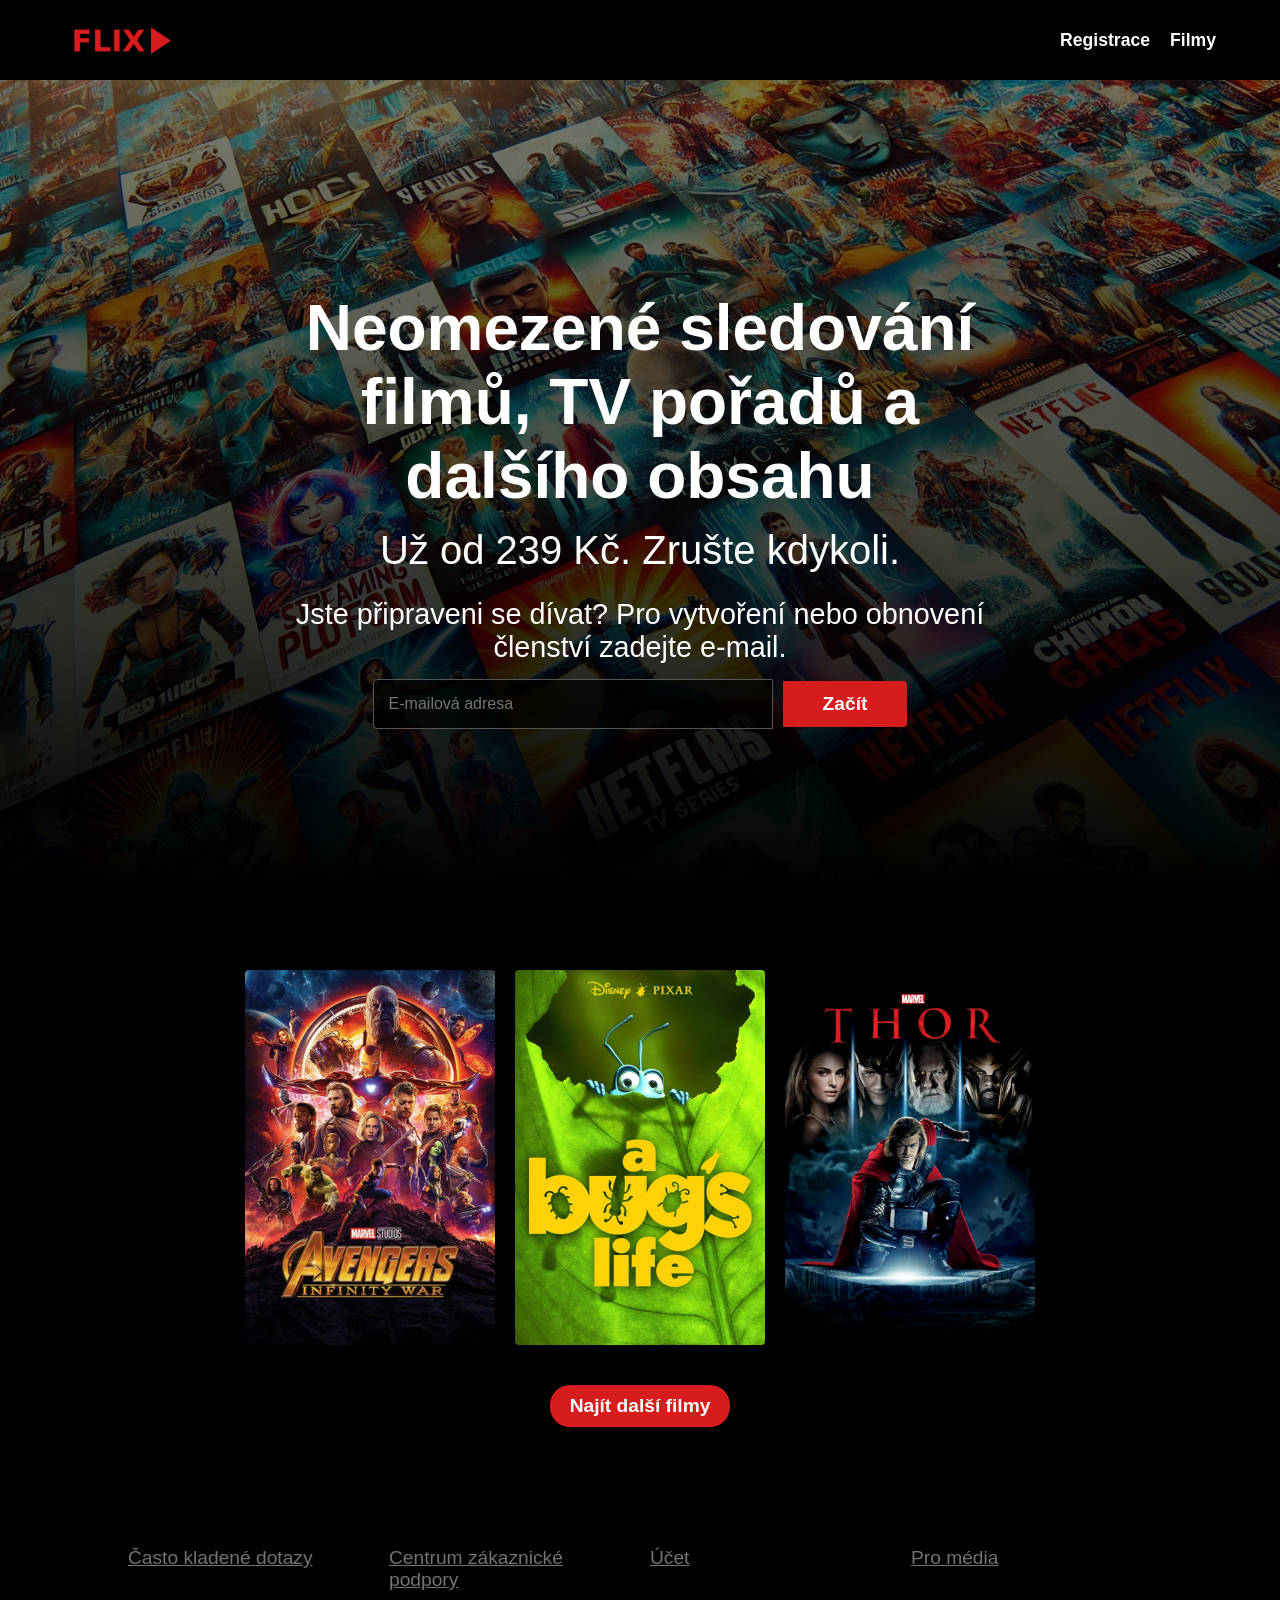
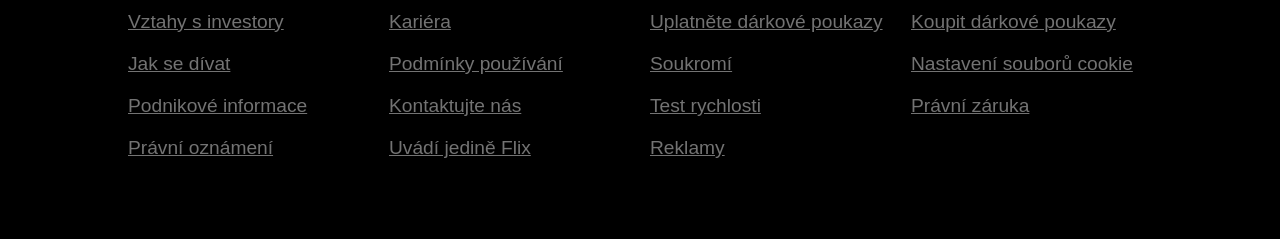
<file: index.html>
<!doctype html>
<html lang="cs">
  <head>
    <meta charset="UTF-8" />
    <meta name="viewport" content="width=device-width, initial-scale=1.0" />
    <title>Flix - Movie App - Hlavní stránka</title>
    <link rel="stylesheet" href="styles/reset.css" />
    <link rel="stylesheet" href="styles/global.css" />
    <link rel="stylesheet" href="styles/layout.css" />
    <link rel="stylesheet" href="styles/index.css" />
  </head>
  <body>

    <!-- ========================================== -->
    <!-- HLAVIČKA STRÁNKY (HEADER)                  -->
    <!-- ========================================== -->
    <header>
      <a href="index.html" class="logo" aria-label="Domů"></a>
      <nav>
        <a href="form.html">Registrace</a>
        <a href="movie.html">Filmy</a>
      </nav>
    </header>

    <!-- ========================================== -->
    <!-- HLAVNÍ OBSAH STRÁNKY (MAIN)                -->
    <!-- ========================================== -->
    <main>

      <!-- --- Úvodní Hero sekce --- -->
      <section class="hero">
        <div class="hero-content">
          <h1>Neomezené sledování filmů, TV pořadů a dalšího obsahu</h1>
          <h2>Už od 239 Kč. Zrušte kdykoli.</h2>
          <p>
            Jste připraveni se dívat? Pro vytvoření nebo obnovení členství
            zadejte e-mail.
          </p>

          <form class="email-form">
            <input type="email" placeholder="E-mailová adresa" required />
            <button type="submit" class="btn-flix">Začít</button>
          </form>
        </div>
      </section>

      <!-- --- Sekce doporučených filmů --- -->
      <section class="featured-movies">
        <div class="posters-container">
          <img src="pictures/avengers.jpg" alt="Avengers: Infinity War" />
          <img src="pictures/bugs-life.jpeg" alt="A Bug's Life" />
          <img src="pictures/thor.jpeg" alt="Thor" />
        </div>
        <a href="movie.html" class="btn-flix">Najít další filmy</a>
      </section>

    </main>

    <!-- ========================================== -->
    <!-- PATIČKA (FOOTER)                           -->
    <!-- ========================================== -->
    <footer>
      <div class="footer-links">
        <a href="#">Často kladené dotazy</a>
        <a href="#">Centrum zákaznické podpory</a>
        <a href="#">Účet</a>
        <a href="#">Pro média</a>
        <a href="#">Vztahy s investory</a>
        <a href="#">Kariéra</a>
        <a href="#">Uplatněte dárkové poukazy</a>
        <a href="#">Koupit dárkové poukazy</a>
        <a href="#">Jak se dívat</a>
        <a href="#">Podmínky používání</a>
        <a href="#">Soukromí</a>
        <a href="#">Nastavení souborů cookie</a>
        <a href="#">Podnikové informace</a>
        <a href="#">Kontaktujte nás</a>
        <a href="#">Test rychlosti</a>
        <a href="#">Právní záruka</a>
        <a href="#">Právní oznámení</a>
        <a href="#">Uvádí jedině Flix</a>
        <a href="#">Reklamy</a>
      </div>
    </footer>

    <!-- ========================================== -->
    <!-- SCRIPTY A DODATEČNÉ ELEMENTY               -->
    <!-- ========================================== -->
    <img
      src="icons/circle-up-solid-full.svg"
      class="scroll-up-btn"
      alt="Zpět nahoru"
    />
    <script type="module" src="scripts/main.js"></script>


  </body>
</html>
</file>
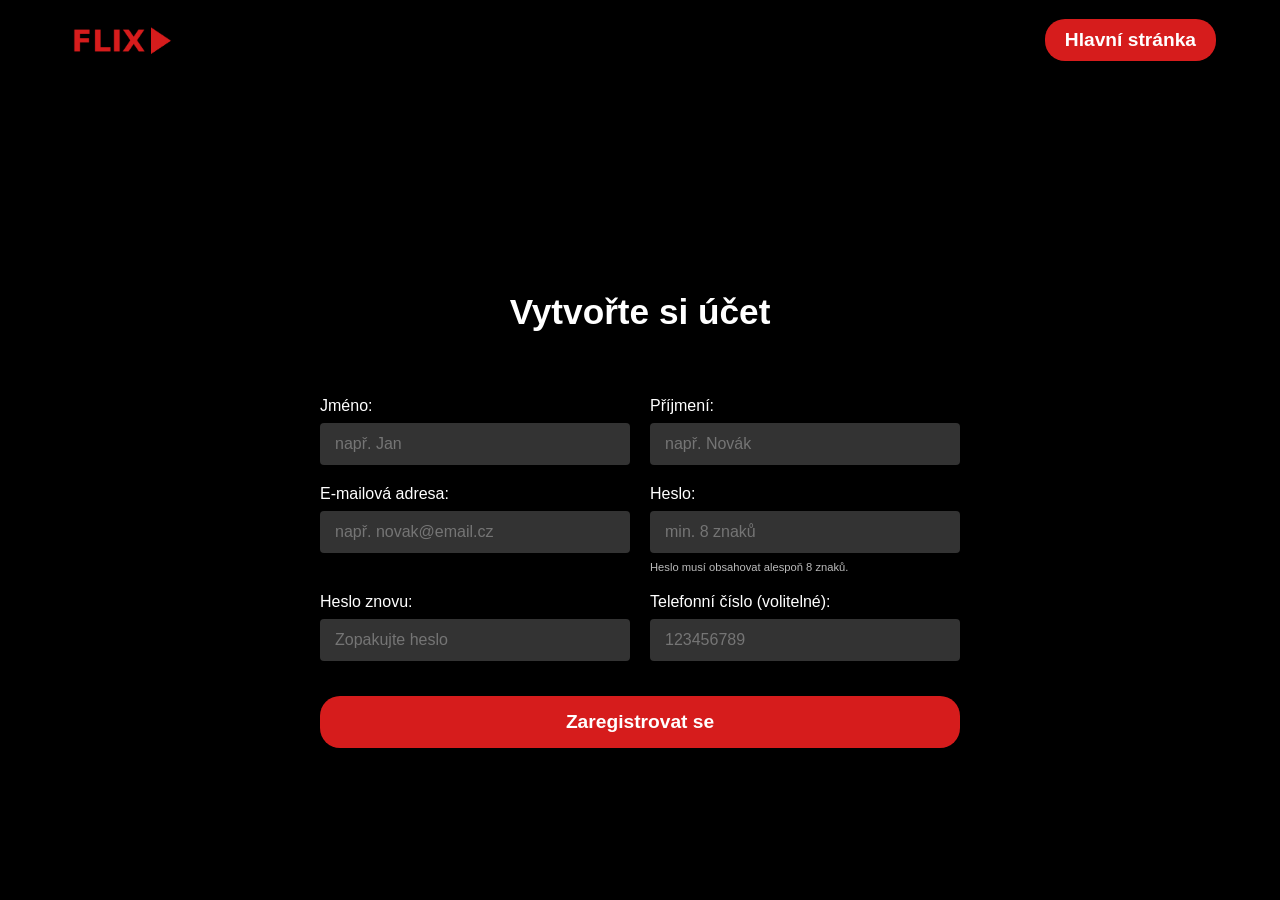
<file: form.html>
<!doctype html>
<html lang="cs">
  <head>
    <meta charset="UTF-8" />
    <meta name="viewport" content="width=device-width, initial-scale=1.0" />
    <title>Flix - Movie App - Registrace</title>
    <link rel="stylesheet" href="styles/reset.css" />
    <link rel="stylesheet" href="styles/global.css" />
    <link rel="stylesheet" href="styles/layout.css" />
    <link rel="stylesheet" href="styles/form.css" />
  </head>
  <body>

    <!-- ========================================== -->
    <!-- HLAVIČKA STRÁNKY (HEADER)                  -->
    <!-- ========================================== -->
    <header>
      <a href="index.html" class="logo" aria-label="Domů"></a>
      <a href="index.html" class="btn-flix">Hlavní stránka</a>
    </header>

    <!-- ========================================== -->
    <!-- HLAVNÍ OBSAH STRÁNKY (MAIN)                -->
    <!-- ========================================== -->
    <main>
      <h2>Vytvořte si účet</h2>

      <!-- --- Registrační formulář --- -->
      <form id="registration-form">

        <!-- Pole: Jméno -->
        <div class="input-group">
          <label for="first-name">Jméno:</label>
          <input
            type="text"
            id="first-name"
            name="first-name"
            required
            placeholder="např. Jan"
          />
        </div>

        <!-- Pole: Příjmení -->
        <div class="input-group">
          <label for="surname">Příjmení:</label>
          <input
            type="text"
            id="surname"
            name="surname"
            required
            placeholder="např. Novák"
          />
        </div>

        <!-- Pole: E-mail -->
        <div class="input-group">
          <label for="user-email">E-mailová adresa:</label>
          <input
            type="email"
            id="user-email"
            name="email"
            required
            placeholder="např. novak@email.cz"
          />
        </div>

        <!-- Pole: Heslo -->
        <div class="input-group">
          <label for="user-password">Heslo:</label>
          <input
            type="password"
            id="user-password"
            name="password"
            required
            minlength="8"
            placeholder="min. 8 znaků"
          />
          <small class="form-help">Heslo musí obsahovat alespoň 8 znaků.</small>
        </div>

        <!-- Pole: Heslo znovu (kontrola shody)-->
        <div class="input-group">
          <label for="user-repeat-password">Heslo znovu:</label>
          <input
            type="password"
            id="user-repeat-password"
            name="repeat-password"
            required
            minlength="8"
            placeholder="Zopakujte heslo"
          />
          <span id="password-error" class="error-text hidden"
            >Hesla se neshodují!</span
          >
        </div>

        <!-- Pole: Telefonní číslo (volitelné)-->
        <div class="input-group">
          <label for="user-phone">Telefonní číslo (volitelné):</label>
          <input
            type="tel"
            id="user-phone"
            name="phone"
            pattern="[0-9]{9}"
            placeholder="123456789"
          />
        </div>

        <!-- Odesílací tlačítko -->
        <button type="submit" class="btn-flix">Zaregistrovat se</button>
        
      </form>
    </main>

    <!-- ========================================== -->
    <!-- SCRIPTY A DODATEČNÉ ELEMENTY               -->
    <!-- ========================================== -->
    <img
      src="icons/circle-up-solid-full.svg"
      class="scroll-up-btn"
      alt="Zpět nahoru"
    />
    <script type="module" src="scripts/main.js"></script>
  </body>
</html>
</file>
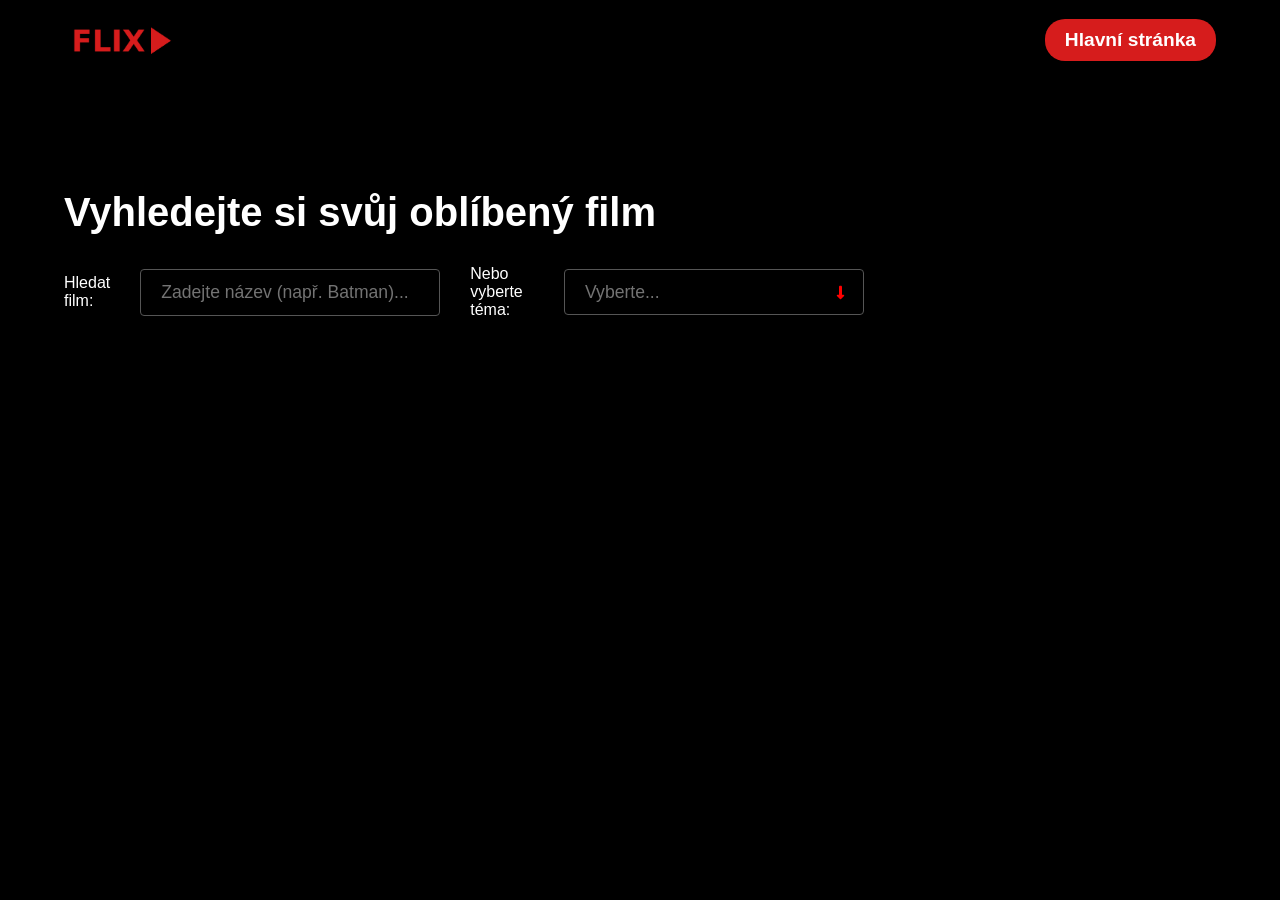
<file: movie.html>
<!doctype html>
<html lang="cs">
  <head>
    <meta charset="UTF-8" />
    <meta name="viewport" content="width=device-width, initial-scale=1.0" />
    <title>Flix - Movie App - Výběr filmů</title>
    <link rel="stylesheet" href="styles/reset.css" />
    <link rel="stylesheet" href="styles/global.css" />
    <link rel="stylesheet" href="styles/layout.css" />
    <link rel="stylesheet" href="styles/movie.css" />
  </head>
  <body>

    <!-- ========================================== -->
    <!-- HLAVIČKA STRÁNKY (HEADER)                  -->
    <!-- ========================================== -->
    <header>
      <a href="index.html" class="logo" aria-label="Domů"></a>
      <a href="index.html" class="btn-flix">Hlavní stránka</a>
    </header>

    <!-- ========================================== -->
    <!-- HLAVNÍ OBSAH STRÁNKY (MAIN)                -->
    <!-- ========================================== -->
    <main>
      <h2>Vyhledejte si svůj oblíbený film</h2>

      <!-- --- Sekce pro filtrování filmů --- -->
  <div class="filter-section">
  <label for="movie-search">Hledat film:</label>
  <input class = "search-input"
    type="text" 
    id="movie-search" 
    placeholder="Zadejte název (např. Batman)..." 
  >
  
  <label for="movie-filter">Nebo vyberte téma:</label>
  <select id="movie-filter" required>
    <option value="" disabled selected>Vyberte...</option>
          <option value="girl">Dívka (Girl)</option>
          <option value="boy">Chlapec (Boy)</option>
          <option value="love">Láska (Love)</option>
          <option value="batman">Batman</option>
          <option value="superman">Superman</option>
          <option value="zombie">Zombie</option>
          <option value="star">Vesmír (Star)</option>
          <option value="dog">Pes (Dog)</option>
          <option value="war">Válka (War)</option>
          <option value="magic">Magie (Magic)</option>
    </select>
  </div>

      <!-- --- Galerie výsledků (karty filmů) --- -->
      <section id="movie-gallery" class="gallery-grid"></section>
    </main>

    <!-- ========================================== -->
    <!-- SCRIPTY A DODATEČNÉ ELEMENTY               -->
    <!-- ========================================== -->
    <img
      src="icons/circle-up-solid-full.svg"
      class="scroll-up-btn"
      alt="Zpět nahoru"
    />
    <script type="module" src="scripts/main.js"></script>
  </body>
</html>
</file>
<file: styles/global.css>
/* ==========================================================================
   GLOBAL.CSS
   Základní nastavení, proměnné a globální komponenty napříč celým webem.
   ========================================================================== */

/* --- 1. PROMĚNNÉ (Design Tokens) --- */  
:root {
  /* --- ZNAČKA (Brand) --- */
  --netflix-red: rgb(214, 28, 28);
  --netflix-red-rgb: 214, 28, 28; /* Pro použití v rgba() */
  --netflix-red-hover: rgb(190, 20, 20);

  /* --- POZADÍ A POVRCHY (Backgrounds & Surfaces) --- */
  --bg-black: #000000; /* Úplně černé pozadí webu/patičky */
  --bg-black-rgb: 0, 0, 0; /* Pro použití v rgba() */
  --bg-dark: #141414; /* Netflix tmavé pozadí (pro případné sekce) */
  --surface-dark: #222222; /* Karty filmů, pozadí položek v roletce */
  --surface-medium: #333333; /* Pozadí inputů a roletky (select) */
  --surface-light: #444444; /* Aktivní stav inputů (focus) */

  /* Průhledná pozadí (Overlays) */
  --overlay-dark: rgba(0, 0, 0, 0.75); /* Pozadí registračního formuláře */

  /* --- TEXTY (Typography) --- */
  --text-primary: #ffffff; /* Hlavní nadpisy a texty */
  --text-secondary: #e5e5e5; /* Popisky polí (labely) */
  --text-help: #bbbbbb; /* Doplňující texty a nápovědy */
  --text-muted: #737373; /* Nejméně výrazný text (např. patička) */

  /* --- RÁMEČKY (Borders) --- */
  --border-color: #555555; /* Standardní rámeček inputů a roletky */

  /* --- STAVOVÉ BARVY (Status/Validation) --- */
  --color-success: #46d369; /* Zelená pro úspěch */
  --bg-success-light: rgba(70, 211, 105, 0.1); /* Zelené průhledné pozadí */
  --bg-error-light: rgba(
    214,
    28,
    28,
    0.1
  ); /* Červené průhledné pozadí pro chybu */
}

/* --- 2. ZÁKLADNÍ NASTAVENÍ (Base) --- */
body {
  background-color: var(--bg-black);
  color: var(--text-primary);
  font-family: Arial, sans-serif;
  min-height: 100vh; /* Zajistí, že pozadí je přes celou obrazovku */
  display: flex;
  flex-direction: column;
}

main {
  padding: 0px;
  flex-grow: 1;
}

/* --- 3. GLOBÁLNÍ KOMPONENTY (Components) --- */
.btn-flix {
  background-color: var(--netflix-red);
  color: var(--text-primary);
  padding: 8px 16px;
  border: none;
  border-radius: 20px; /* Sjednocené zaoblení */
  text-decoration: none;
  font-weight: bold;
  font-size: 1rem;
  cursor: pointer;
  display: inline-flex;
  align-items: center;
  justify-content: center;
  transition:
    background-color 0.3s ease,
    transform 0.2s ease;
}

.btn-flix:hover {
  background-color: var(--netflix-red-hover);
  color: var(--text-primary);
  transform: scale(1.05); /* Jemné zvětšení pro interaktivitu */
}

.btn-flix:active {
  transform: scale(0.98);
}

.scroll-up-btn {
  position: fixed;
  bottom: 10px;
  right: 10px;
  width: 40px;
  height: 40px;
  cursor: pointer;
  z-index: 1000;
  opacity: 0;
  visibility: hidden;
  transition:
    opacity 0.3s ease,
    visibility 0.3s ease,
    transform 0.2s ease;
}

/* Třída, kterou přidáme přes JavaScript pro zobrazení */
.scroll-up-btn.visible {
  opacity: 1;
  visibility: visible;
}

.scroll-up-btn:hover {
  transform: scale(1.1); /* Efekt zvětšení při najetí myší */
}

/* --- 4. MEDIA QUERIES --- */
/* ==========================================================================
   TABLET (min-width: 768px)
   ========================================================================== */
@media (min-width: 768px) {
  .btn-flix {
    font-size: 1.2rem;
    padding: 10px 20px;
  }
  .scroll-up-btn {
    width: 50px;
    height: 50px;
  }
}
</file>
<file: styles/layout.css>
/* ==========================================================================
   LAYOUT.CSS
   Styly pro opakující se strukturní prvky (Hlavička, Navigace, Patička).
   ========================================================================== */

/* --- 1. HLAVIČKA (Header) --- */
header {
  display: flex;
  justify-content: space-between;
  align-items: center;
  padding: 20px 5%;
  width: 100%;
  background-color: var(--bg-black);
  position: sticky;
  height: 60px;
  top: 0;
  left: 0;
  z-index: 100;
}

.logo {
  display: block;
  background-image: url("../pictures/flix-logo.png");
  background-size: contain;
  background-repeat: no-repeat;
  margin-top: 10px;
  width: 120px;
  height: 45px;
}

/* --- 2. NAVIGACE (Nav) --- */
nav {
  display: flex;
  flex-wrap: wrap; /* Pro velmi malé displeje (300px) se odkazy hezky zalomí */
  gap: 20px;
  justify-content: center; /* Na mobilu vycentrujeme */
}

/* Odkazy v navigaci */
nav a {
  color: var(--text-primary);
  text-decoration: none;
  font-weight: bold;
  font-size: 1.1rem;
  transition: color 0.3s ease; /* Plynulá změna barvy při najetí myší */
}

nav a:hover {
  color: var(--netflix-red);
}

/* --- 3. PATIČKA (Footer) --- */
/* --- Patička --- */
footer {
  background-color: var(--bg-black);
  padding: 60px 10%; /* Velké odsazení zleva a zprava */
  margin-bottom: 20px;
}

.footer-links {
  display: grid;
  /*  Vytvoří sloupce o minimální šířce 180px, zbytek místa se rovnoměrně rozdělí */
  grid-template-columns: repeat(2, 1fr);
  gap: 20px;
}

.footer-links a {
  color: var(--text-muted);
  text-decoration: underline;
  font-size: 0.9rem;
  transition: color 0.3s ease;
}

.footer-links a:hover {
  color: var(--text-primary); /* Po najetí myší odkaz zesvětlá */
}
/* ==========================================================================
   TABLET (min-width: 768px)
   ========================================================================== */
@media (min-width: 768px) {
  header {
    height: 80px;
  }
  .logo {
    width: 150px;
    height: 55px;
  }
  nav {
    justify-content: flex-start;
  }
}
</file>
<file: styles/index.css>
/* ==========================================================================
   INDEX.CSS
   Styly specifické pouze pro hlavní stránku (Hero, Doporučené filmy).
   ========================================================================== */

/* --- 1. HERO SEKCE --- */
.hero {
  position: relative;
  min-height: 90vh;
  display: flex;
  align-items: center;
  justify-content: center;
  text-align: center;
  background:
    linear-gradient(
      to top,
      rgba(var(--bg-black-rgb), 1) 0%,
      rgba(var(--bg-black-rgb), 0.7) 50%,
      rgba(var(--bg-black-rgb), 0.5) 100%
    ),
    url("../pictures/background.jpg") center/cover no-repeat;
  padding: 20px;
}

.hero-content {
  max-width: 700px;
  margin-top: 50px; /* Posunutí obsahu pod hlavičku */
}

.hero-content h1 {
  font-size: 2rem;
  margin-bottom: 15px;
}

.hero-content h2 {
  font-size: 1rem;
  font-weight: normal;
  margin-bottom: 25px;
}

.hero-content p {
  font-size: 0.8rem;
  margin-bottom: 15px;
}

/* Formulář s e-mailem a tlačítkem vedle sebe */
.email-form {
  display: flex;
  flex-direction: column; /* Na mobilech pod sebou */
  gap: 10px;
  align-items: center;
}

.email-form input {
  padding: 15px;
  font-size: 1rem;
  width: 100%;
  max-width: 400px;
  background-color: var(--overlay-dark);
  border: 1px solid var(--border-color);
  color: var(--text-primary);
  border-radius: 4px;
}

.email-form button {
  padding: 10px 20px;
  width: 100%;
  max-width: 200px;
}

/* --- 2. DOPORUČENÉ FILMY (Featured) --- */
.featured-movies {
  margin-top: 20px;
  display: flex;
  flex-direction: column; /* Řadí obsah (plakáty a tlačítko) pod sebe */
  align-items: center; /* Vycentruje vše na střed */
  padding: 60px 20px;
  background-color: var(--bg-black);
}

/* Kontejner, ve kterém leží pouze 3 obrázky */
.posters-container {
  display: flex;
  flex-wrap: wrap; /* Na malých mobilech se obrázky zlomí pod sebe */
  justify-content: center;
  gap: 20px;
  margin-bottom: 40px; /* Udělá místo nad tlačítkem */
}

.posters-container img {
  width: 100%;
  max-width: 250px; /* Na PC nebudou větší než 250px */
  border-radius: 4px;
  box-shadow: 0 4px 10px rgba(var(--bg-black-rgb), 0.5);
  transition:
    transform 0.3s ease,
    box-shadow 0.3s ease;
}

/* Efekt povyskočení po najetí myši */
.posters-container img:hover {
  transform: scale(1.08);
  box-shadow: 0 10px 20px rgba(var(--bg-black-rgb), 0.8);
  cursor: pointer;
  z-index: 10;
}

/* --- 3. MEDIA QUERIES --- */
/* ==========================================================================
   TABLET (min-width: 768px)
   ========================================================================== */
@media (min-width: 768px) {
  .btn-register {
    font-size: 1.2rem;
    padding: 10px 20px;
  }
  .hero-content h1 {
    font-size: 3.5rem;
  }
  .hero-content h2 {
    font-size: 2rem;
  }
  .hero-content p {
    font-size: 1.5rem;
  }
  .email-form {
    flex-direction: row; /* Na Tabletu a PC vedle sebe */
    justify-content: center;
  }
  .email-form input {
    border-radius: 4px 0 0 4px;
  }
  .email-form button {
    padding: 12px 40px;
    border-radius: 0 4px 4px 0;
    width: auto;
  }
  .footer-links {
    grid-template-columns: repeat(3, 1fr);
  }
  .footer-links a {
    font-size: 1.2rem;
  }
}

/* ==========================================================================
   DESKTOP (min-width: 992px)
   ========================================================================== */
@media (min-width: 992px) {
  .hero-content h1 {
    font-size: 4rem;
  }
  .hero-content h2 {
    font-size: 2.5rem;
  }
  .hero-content p {
    font-size: 1.8rem;
  }
  .footer-links {
    grid-template-columns: repeat(4, 1fr);
  }
}
</file>
<file: styles/form.css>
/* ==========================================================================
   FORM.CSS
   Styly pro registrační stránku a formuláře.
   ========================================================================== */

/* --- 1. ZÁKLADNÍ ROZLOŽENÍ (Base) --- */
main {
  display: flex;
  flex-direction: column;
  align-items: center;
  justify-content: center;
  margin: 50px 20px;
}

main h2 {
  margin-top: 100px;
  margin-bottom: 25px;
  font-size: 2.2rem;
  text-align: center;
}

/* --- 2. OBAL FORMULÁŘE (Form Container) --- */
/* Samotný box formuláře */
#registration-form {
  background-color: var(--overlay-dark); /* Tmavý průhledný box */
  padding: 40px 30px;
  border-radius: 8px;
  width: 100%;
  max-width: 400px; /* Aby nebyl na PC přes celou obrazovku */
  display: flex;
  flex-direction: column;
  gap: 20px;
}
#registration-form button {
  padding: 15px; /* Specifické pro tento formulář */
  margin-top: 10px;
}

/* --- 3. INPUTY A LABELY (Form Inputs) --- */
/* Obal pro label a input */
.input-group {
  display: flex;
  flex-direction: column;
  gap: 8px;
}

.input-group label {
  font-size: 1rem;
  font-weight: 500;
}

/* Políčka pro psaní */
.input-group input {
  background-color: var(--surface-medium);
  color: var(--text-primary);
  border: none;
  border-radius: 4px;
  padding: 12px 15px;
  font-size: 1rem;
  outline: none; /* Skryje výchozí modrý rámeček prohlížeče */
  transition:
    background-color 0.3s ease,
    outline 0.3s ease;
}

/* Efekt po kliknutí do políčka (focus) */
.input-group input:focus {
  background-color: var(--surface-light);
  outline: 2px solid var(--netflix-red);
}

.input-group .form-help {
  font-size: 0.7rem;
  color: var(--text-help);
}


/* --- 4. STAVOVÉ TŘÍDY A VALIDACE (Validation States) --- */
/* Stylování chybového textu */
.error-text {
  color: var(--netflix-red);
  font-size: 0.85rem;
  margin-top: -3px;
  font-weight: bold;
}

/* Třída pro skrytí elementu */
.hidden {
  display: none;
}

/* Třída, kterou přidáme políčku přes JS, když je v něm chyba */
.input-error {
  border: 2px solid var(--netflix-red) !important;
  background-color: var(--bg-error-light) !important;
}

/* Třída pro zprávu o úspěchu (tu vytvoříme přes TypeScript) */
.success-message {
  color: var(--color-success);
  background-color: var(--bg-success-light);
  padding: 20px;
  border-radius: 4px;
  text-align: center;
  font-size: 1.2rem;
  border: 1px solid var(--color-success);
}

/* Políčko je správně vyplněné (a uživatel do něj už něco napsal) */
.input-group input:not(:placeholder-shown):valid {
  outline: 2px solid var(--color-success) !important;
}

/* Políčko je vyplněné špatně (a uživatel do něj už něco napsal) */
.input-group input:not(:placeholder-shown):invalid {
  outline: 2px solid var(--netflix-red) !important;
}

/* --- 5. MEDIA QUERIES --- */
/* ==========================================================================
   TABLET (min-width: 768px)
   ========================================================================== */
@media (min-width: 768px) {
  #registration-form {
    display: grid;
    grid-template-columns: 1fr 1fr;
    max-width: 700px; /* Zvětšíme max. šířku, aby se 2 sloupce hezky vešly */
    align-items: start;
  }

  /* Tlačítko pro registraci chceme roztáhnout přes oba sloupce (úplně dolů) */
  #registration-form button {
    grid-column: 1 / -1;
    margin-top: 15px;
  }
}
</file>
<file: styles/movie.css>
/* ==========================================================================
   MOVIE.CSS
   Styly pro galerii filmů a jejich filtrování.
   ========================================================================== */

/* --- 1. ZÁKLADNÍ ROZLOŽENÍ (Base) --- */
main {
  padding: 30px 5%;
}

main h2 {
  font-size: 2rem;
  margin-bottom: 20px;
  margin-top: 80px; /* Odsazení od fixní hlavičky*/
}


/* --- 2. FILTR A VYHLEDÁVÁNÍ (Filter & Search) --- */
/* Upravíme kontejner, aby prvky na desktopu mohly být vedle sebe */
.filter-section {
  margin: 30px auto 40px auto;
  display: flex;
  flex-direction: column; 
  gap: 20px;
  align-items: center;
  max-width: 800px;
}

/* Styl pro nové textové vyhledávání */
.search-input {
  padding: 12px 20px;
  background-color: var(--bg-black);
  color: var(--text-primary);
  border: 1px solid var(--border-color);
  border-radius: 4px;
  font-size: 1.1rem;
  width: 100%;
  max-width: 300px;
  outline: none;
  transition: border-color 0.3s ease, box-shadow 0.3s ease;
}

.search-input:focus {
  border-color: var(--netflix-red);
  box-shadow: 0 0 0 2px rgba(var(--netflix-red-rgb), 0.3);
}

/* Stylování samotné roletky */
#movie-filter {
  background-color: var(--overlay-dark);
  color: var(--text-primary);
  border: 1px solid var(--border-color);
  padding: 12px 20px;
  font-size: 1.1rem;
  border-radius: 4px;
  cursor: pointer;
  transition:
    border-color 0.3s ease,
    box-shadow 0.3s ease,
    background-color 0.3s ease;
  outline: none;
  width: 100%;
  max-width: 300px;
  appearance: none; /* Skryje výchozí šipku prohlížeče (přidáme vlastní přes background) */

  /* Přidání vlastní "Netflix" šipky vpravo */
  background-image: url("../icons/down-long-solid-full.svg");
  background-repeat: no-repeat;
  background-position: right 15px center;
  background-size: 15px;
}

/* Sjednocení barvy pro placeholder v textovém poli */
.search-input::placeholder {
  color: var(--text-muted);
}

/* Efekt placeholderu pro roletku (když je vybráno "Vyberte...") */
#movie-filter:invalid {
  color: var(--text-muted);
}

/* Efekt po najetí myší na roletku */
#movie-filter:hover {
  background-color: var(--surface-light);
}

/* Efekt po rozkliknutí roletky (focus) */
#movie-filter:focus {
  border-color: var(--netflix-red);
  box-shadow: 0 0 0 2px rgba(var(--netflix-red-rgb), 0.3);
}

/* Změna barvy pro jednotlivé <option> položky (aby nebyly na Windows bílé) */
#movie-filter option {
  background-color: var(--surface-dark);
  color: var(--text-primary);
}

.loading-text {
  grid-column: 1 / -1; /* Roztáhne text načítání přes celou šířku gridu */
  text-align: center;
  font-size: 1.2rem;
  color: var(--netflix-red);
}

/* --- 3. DODATEČNÉ STYLY PRO KARTY --- */
/* Kontejner pro hodnocení v kartě filmu */
.movie-rating {
  padding: 0 10px 15px;
  text-align: center;
  font-weight: bold;
  font-size: 0.95rem;
  margin-top: -5px; /* Přitáhne hodnocení blíže k nadpisu */
}

.rating-star {
  color: #ffc107; /* Zlatá barva pro hvězdičku */
  margin-right: 5px;
}

.gallery-grid {
  display: grid;
  gap: 20px;
  grid-template-columns: repeat(auto-fill, minmax(200px, 1fr)); 
}

/* Styly pro dynamicky vytvořené karty filmů z TypeScriptu */
.movie-card {
  background-color: var(--surface-dark);
  border-radius: 8px;
  overflow: hidden;
  transform: rotate(3deg);
  transition:
    transform 0.3s ease,
    box-shadow 0.3s ease;
  cursor: pointer;
  display: flex;
  flex-direction: column;
}

.movie-card:hover {
  transform: scale(1.08) rotate(0deg); /* Filmy na Netflixu po najetí "vyskočí" */
  box-shadow: 0 10px 20px rgba(var(--bg-black-rgb), 0.8);
  cursor: pointer;
  z-index: 10; /* Aby se karta při zvětšení nedostala pod ostatní */
}

.movie-poster {
  width: 100%;
  height: auto;
  object-fit: cover; /* Aby se obrázky nedeformovaly */
  aspect-ratio: 2 / 3; /* Udržuje filmový poměr stran */
}

.movie-title {
  padding: 15px 10px;
  font-size: 1.1rem;
  text-align: center;
  margin-top: auto; /* Zarovná název vždy hezky dolů */
}



/* --- 4. MEDIA QUERIES --- */
/* ==========================================================================
   TABLET (min-width: 768px)
   ========================================================================== */
@media (min-width: 768px) {
  .filter-section {
    flex-direction: row; /* Vyhledávání a roletka vedle sebe */
    justify-content: center;
    gap: 30px;
  }
  main h2 {
    font-size: 2.5rem;
    text-align: left;
  }
  .gallery-grid {
    grid-template-columns: repeat(auto-fill, minmax(200px, 1fr));
  }
}

/* ==========================================================================
   DESKTOP (min-width: 992px)
   ========================================================================== */
@media (min-width: 992px) {
  .filter-section {
    justify-content: flex-start;
    margin-left: 0;
  }
}
</file>
